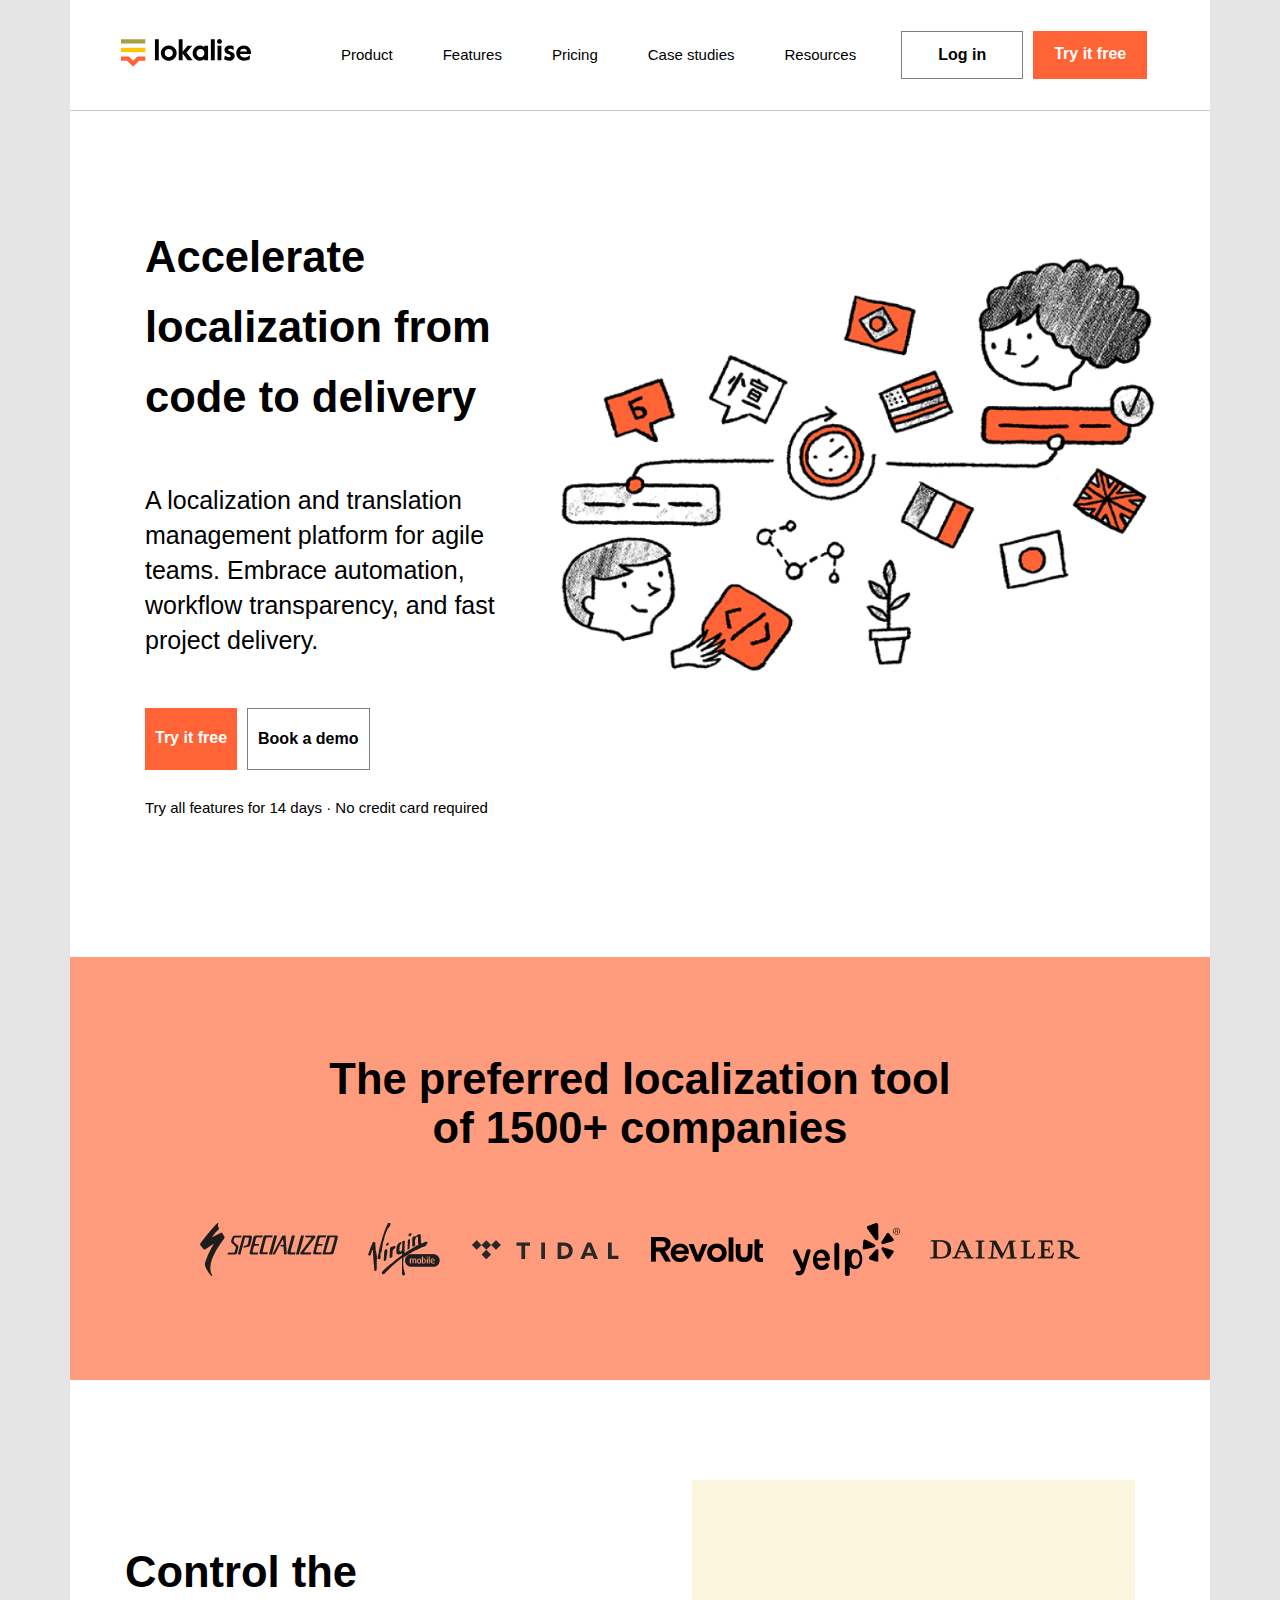
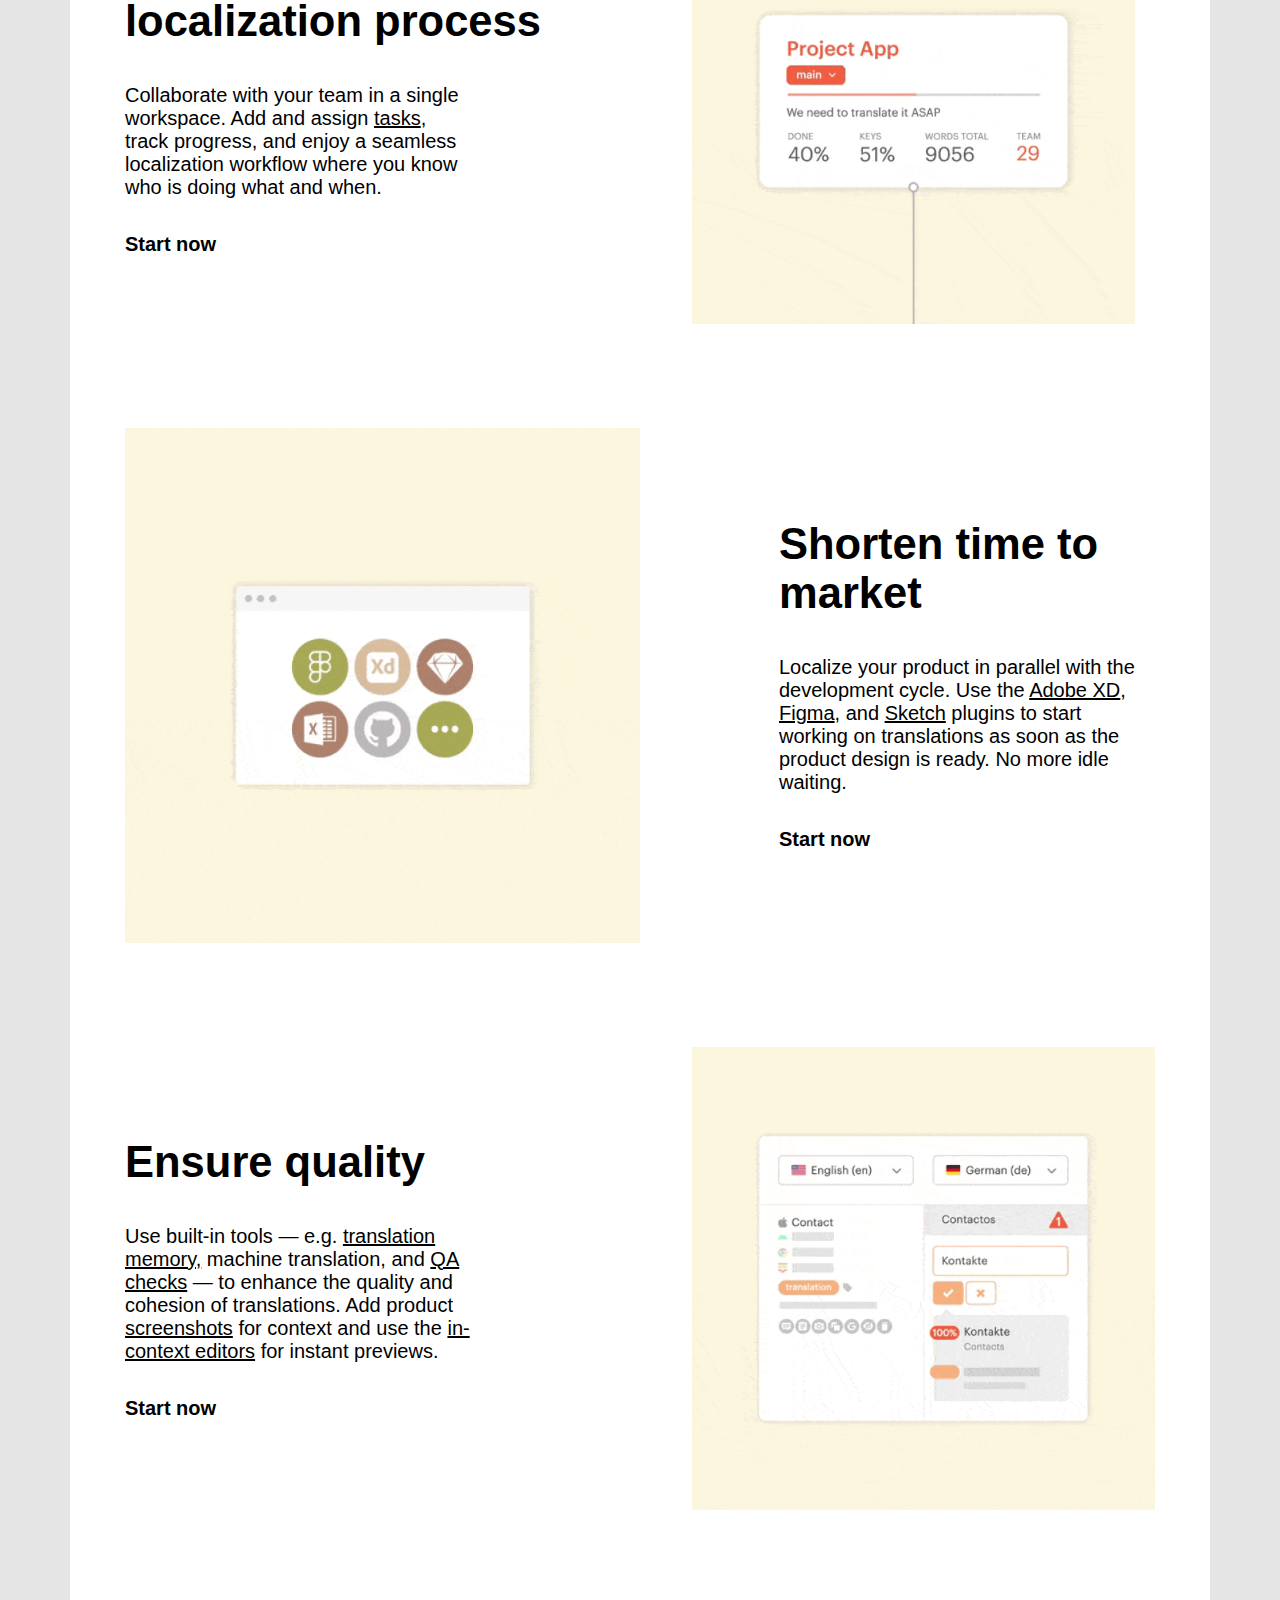
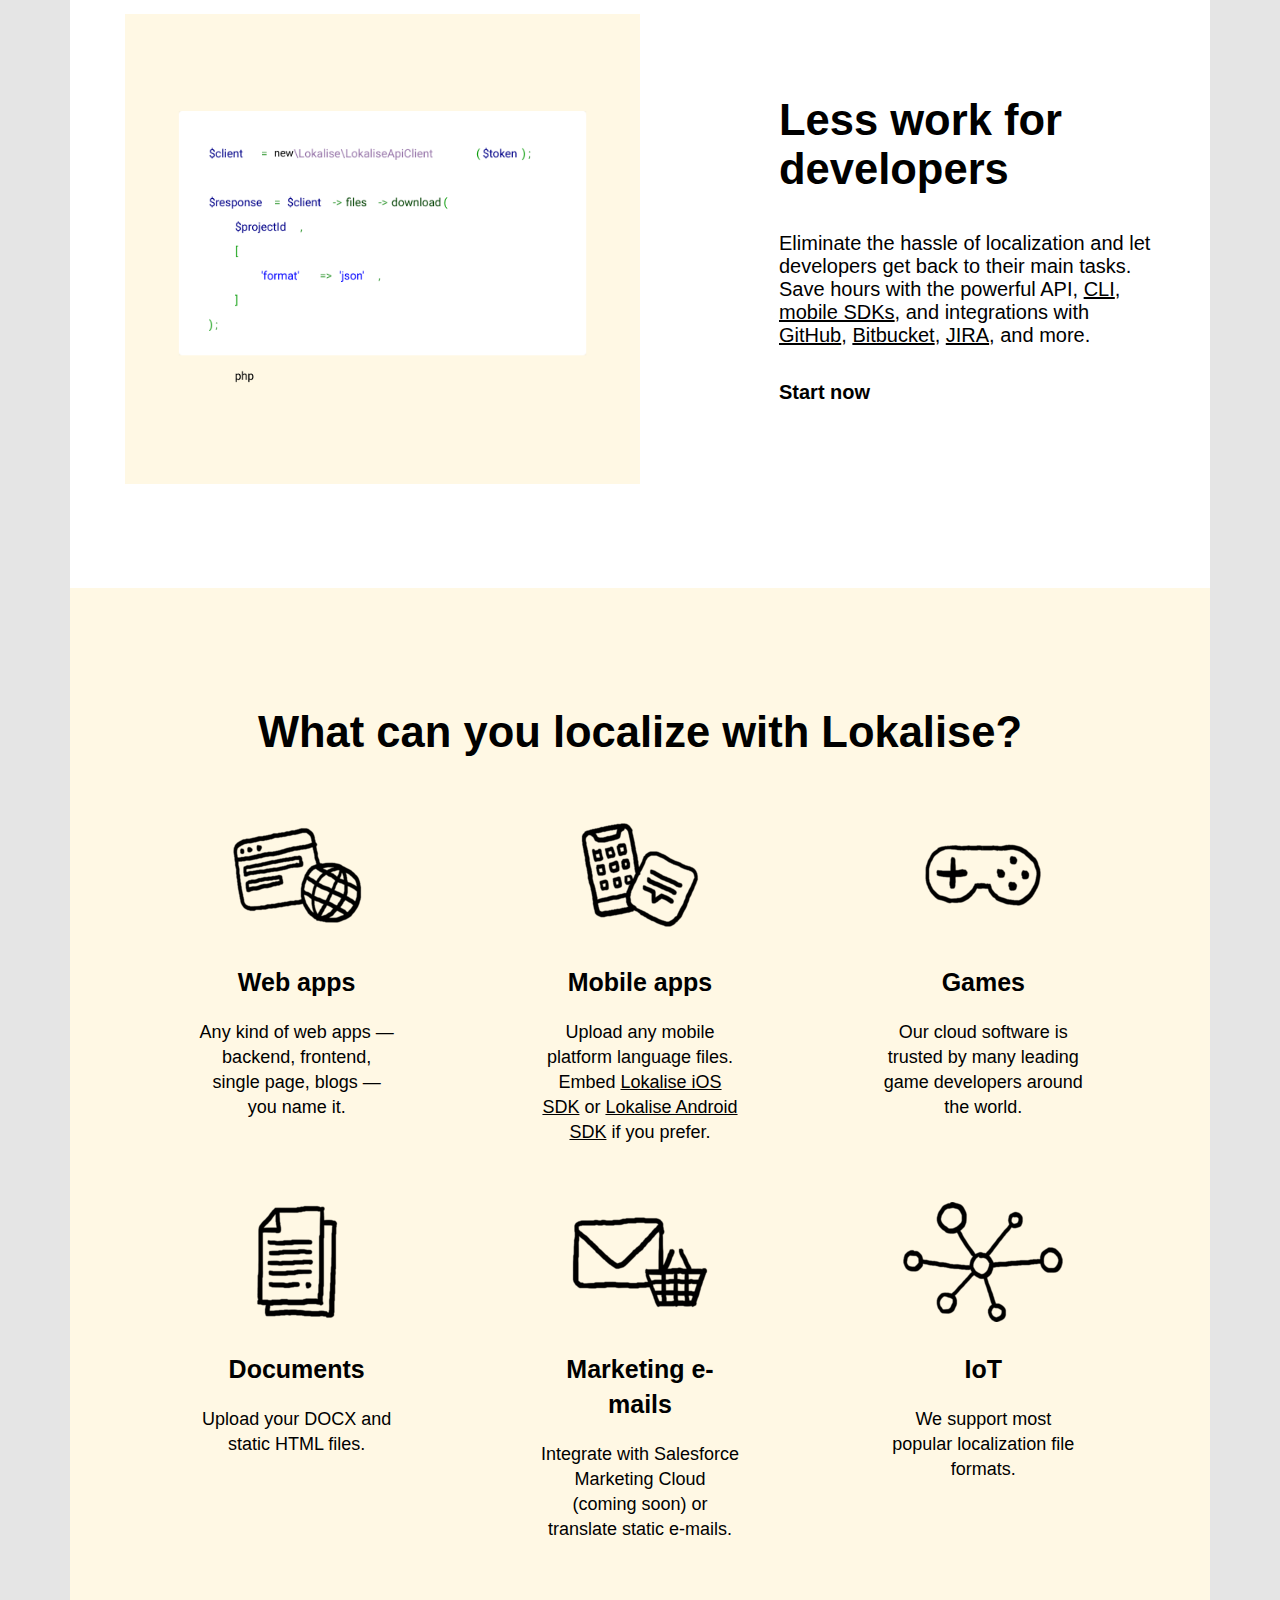
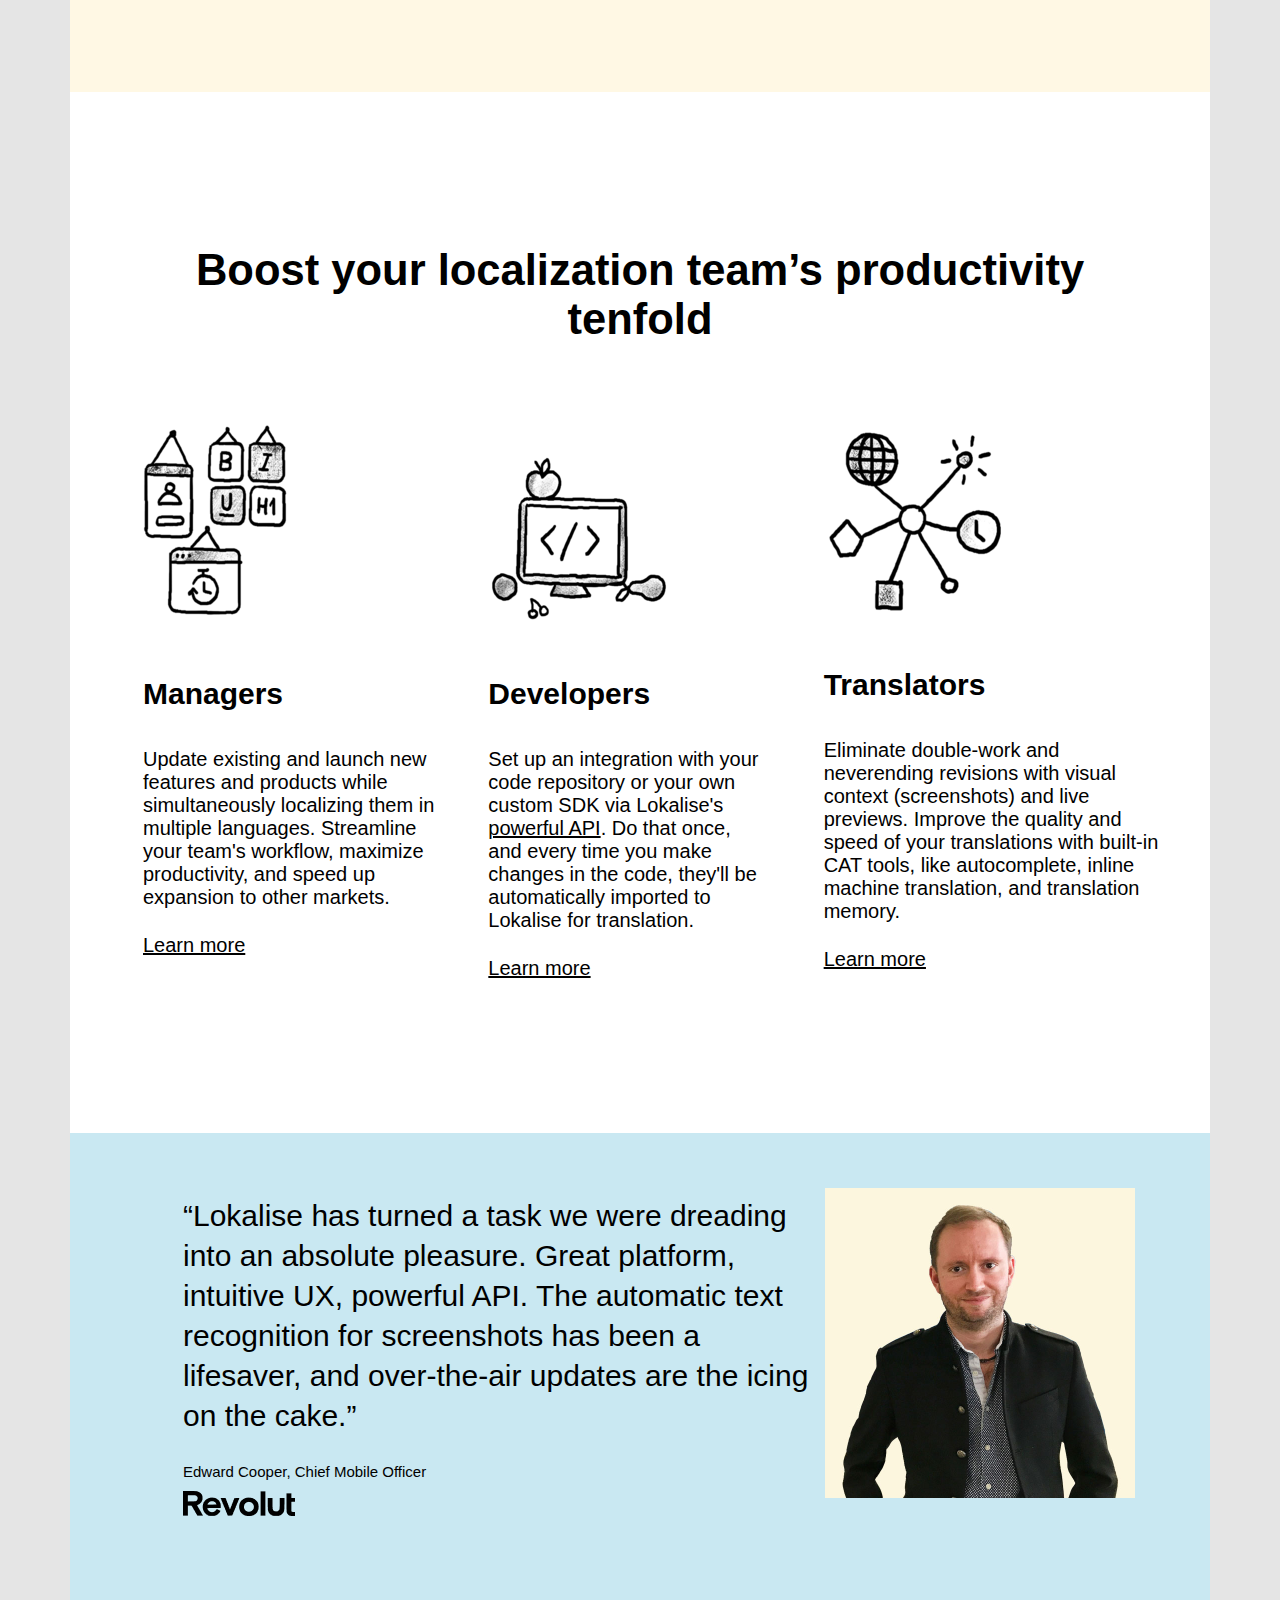
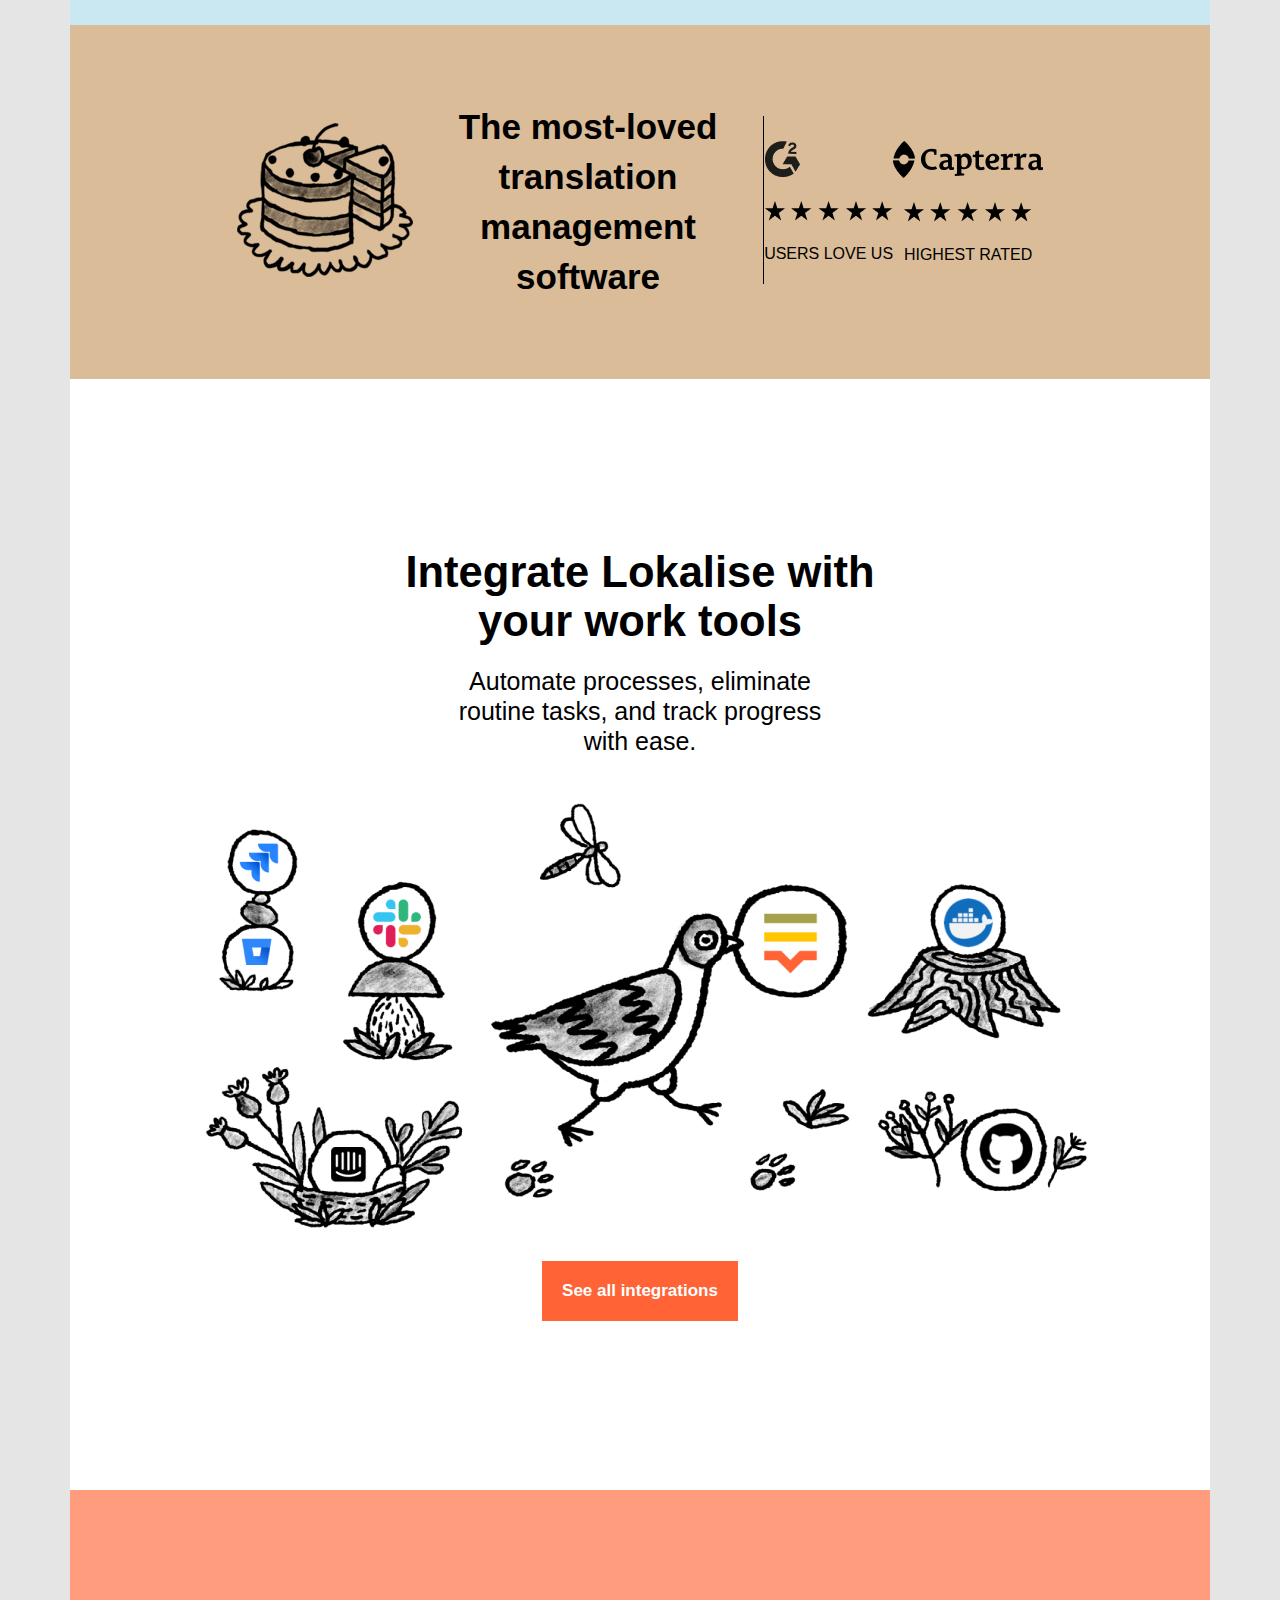
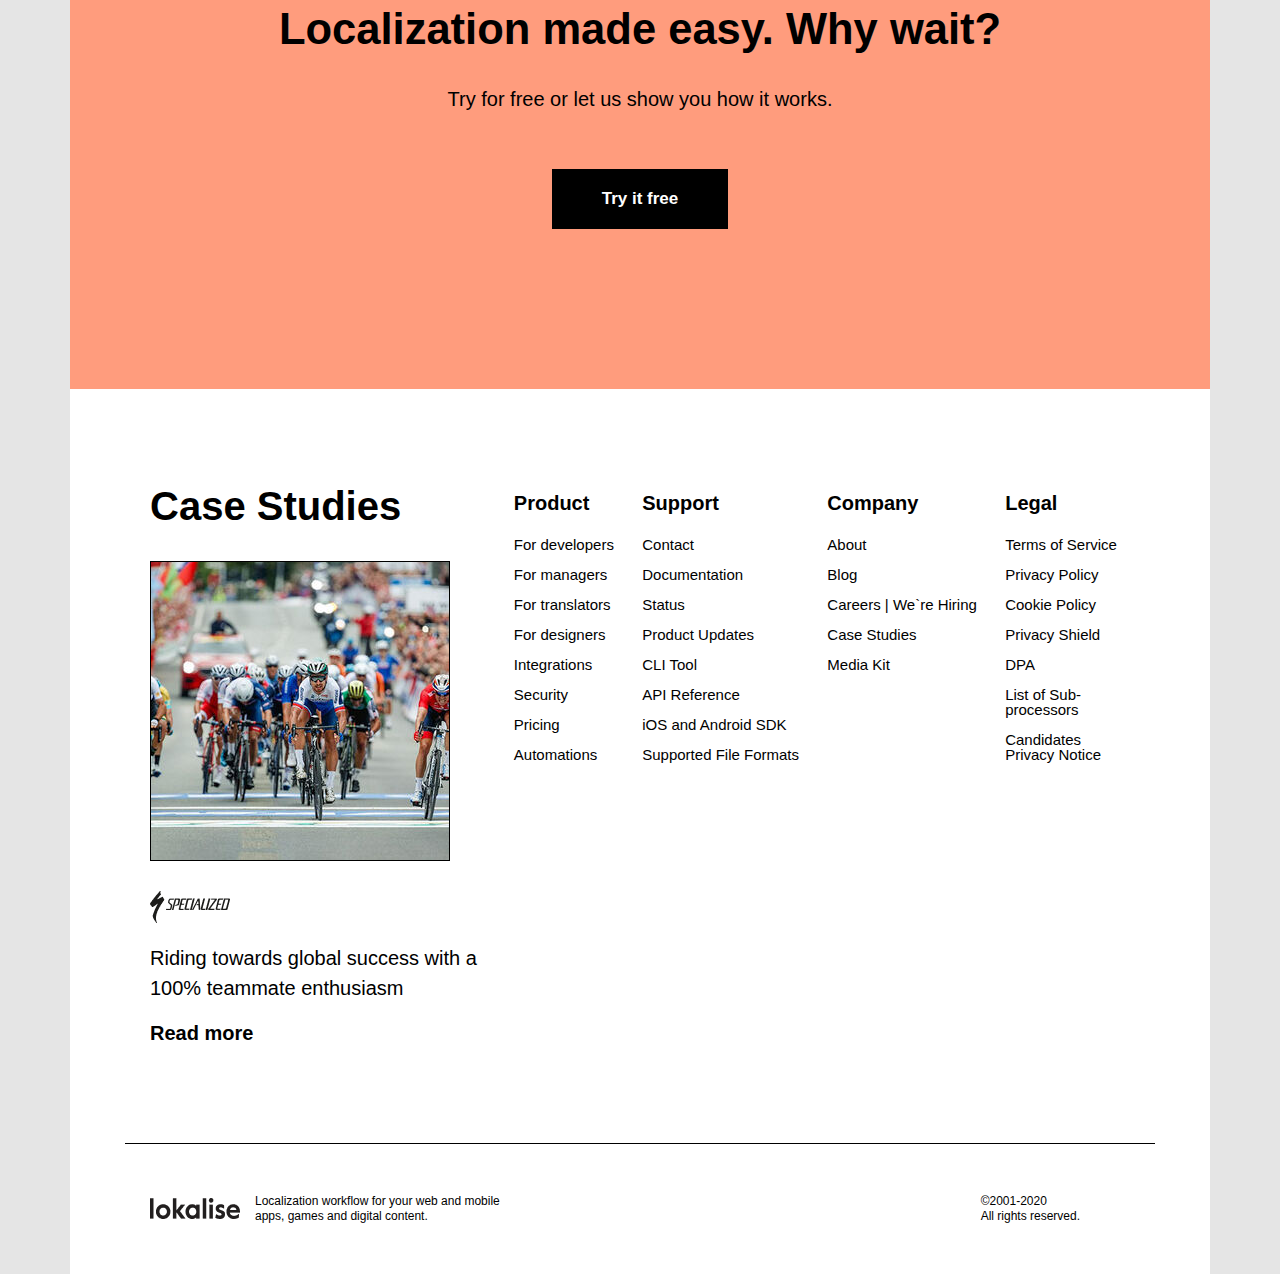
<file: index.html>
<!DOCTYPE html>
<html lang="en">
<head>
    <meta charset="UTF-8">
    <meta name="viewport" content="width=device-width, initial-scale=1.0">
    <link rel="stylesheet" href="./css/styles.css">
    <title>Git</title>
</head>
<body>
<header class="header container">
    <div class="header__box">
        <a class="logo" href="#">
            <img src="images/logo.svg" alt="logo">
        </a>

        <div class="btn-wrapper">
            <button class="button-menu open-menu">
                <img src="images/menu-burger.svg" alt="menu-icon">
            </button>
        </div>

        <div class="mobile-wrapper header__box">
            <nav class="nav">
                <ul class="nav__list">
                    <li>
                        <a class="nav__list-item" href="#">Product</a>
                    </li>
                    <li>
                        <a class="nav__list-item" href="#">Features</a>
                    </li>
                    <li>
                        <a class="nav__list-item" href="#">Pricing</a>
                    </li>
                    <li>
                        <a class="nav__list-item" href="#">Case studies</a>
                    </li>
                    <li>
                        <a class="nav__list-item" href="#">Resources</a>
                    </li>
                </ul>
            </nav>
            <div class="nav__button">
                <a class="nav__button-login" href="#">Log in</a>
                <a class="nav__button-free" href="#">Try it free</a>
            </div>

            <button class="button-menu close-menu">
                <img src="images/cross.svg" alt="menu-icon">
            </button>
        </div>
    </div>
</header>
<main>
    <section>
        <div class="container first-block">
            <div class="first-block__description">
                <h1 class="first-block__description-title">
                    Accelerate localization from code to delivery
                </h1>
                <p class="first-block__description-test">
                    A localization and translation management platform for agile teams. Embrace automation, workflow
                    transparency, and fast project delivery.
                </p>
                <div class="first-block__button">
                    <a class="first-block__button-free" href="#">Try it free</a>
                    <a class="first-block__button-demo" href="#">Book a demo</a>
                </div>
                <p class="first-block__try-to-free">
                    Try all features for 14 days · No credit card required
                </p>
            </div>
            <div class="first-block__image">
                <img src="images/accelerate.png" alt="image">
            </div>
        </div>
    </section>
    <section>
        <div class="container second-block">
            <h1 class="second-block_title">
                The preferred localization tool of 1500+ companies
            </h1>
            <div class="second-block__logo">
                <img src="images/specialized.png" alt="image">
                <img src="images/virqin.png" alt="image">
                <img src="images/tidal.png" alt="image">
                <img src="images/revolut.png" alt="image">
                <img src="images/yelp.png" alt="image">
                <img src="images/daimler.png" alt="image">
            </div>
        </div>
    </section>
    <section>
        <div class="container third-block">
            <div class="third-block__left-block">
                <h2 class="third-block__left-block__title">
                    Control the localization process
                </h2>
                <p class="third-block__left-block__text">
                    Collaborate with your team in a single workspace. Add and assign <a
                        class="underline" href="#">tasks</a>, track progress, and enjoy a
                    seamless localization workflow where you know who is doing what and when.
                </p>
                <a class="third-block__left-block__start-now" href="#">Start now</a>
            </div>
            <div class="third-block__right-block">
                <img src="images/project_app.png" alt="image">
            </div>
        </div>
    </section>
    <section>
        <div class="container fourth-block">
            <div class="fourth-block__left-block">
                <img src="images/market.png" alt="image">
            </div>
            <div class="fourth-block__right-block">
                <h2 class="fourth-block__right-block__title">
                    Shorten time to market
                </h2>
                <p class="fourth-block__right-block__text">
                    Localize your product in parallel with the development cycle. Use the <a class="underline" href="#">Adobe
                    XD</a>,
                    <a class="underline" href="#">Figma</a>, and <a class="underline" href="#">Sketch</a>
                    plugins to start working on translations as soon as the product design is ready. No more idle
                    waiting.
                </p>
                <a class="fourth-block__right-block__start-now" href="#">Start now</a>
            </div>
        </div>
    </section>
    <section>
        <div class="container fifth-block">
            <div class="fifth-block__left-block">
                <h2 class="fifth-block__left-block__title">
                    Ensure quality
                </h2>
                <p class="fifth-block__left-block__text">
                    Use built-in tools — e.g. <a class="underline" href="#">translation memory,</a> machine translation,
                    and <a class="underline" href="#">QA checks</a> — to enhance the
                    quality and cohesion of translations. Add product <a class="underline" href="#">screenshots</a> for
                    context and use the <a class="underline" href="#">in-context
                    editors</a> for instant previews.
                </p>
                <a class="fifth-block__left-block__start-now" href="#">Start now</a>
            </div>
            <div class="fifth-block__right-block">
                <img src="images/ensure.png" alt="image">
            </div>
        </div>
    </section>
    <section>
        <div class="container sixth-block">
            <div class="sixth-block__left-block">
                <img src="images/developers.png" alt="image">
            </div>
            <div class="sixth-block__right-block">
                <h2 class="sixth-block__right-block__title">
                    Less work for developers
                </h2>
                <p class="sixth-block__right-block__text">
                    Eliminate the hassle of localization and let developers get back to their main tasks. Save hours
                    with the powerful <a class="underline">API</a>, <a class="underline" href="#">CLI</a>, <a
                        class="underline" href="#">mobile SDKs</a>, and integrations with <a
                        class="underline" href="#">GitHub</a>, <a class="underline" href="#">Bitbucket</a>, <a
                        class="underline" href="#">JIRA</a>, and more.
                </p>
                <a class="sixth-block__right-block__start-now" href="#">Start now</a>
            </div>
        </div>
    </section>
    <section>
        <div class="container seventh-block">
            <h2 class="seventh-block__title">
                What can you localize with Lokalise?
            </h2>
            <div>
                <div>
                    <img src="images/web.png" alt="image">
                    <h3 class="seventh-block__container-title">
                        Web apps
                    </h3>
                    <p class="seventh-block__container-text">
                        Any kind of web apps — backend, frontend, single page, blogs — you name it.
                    </p>
                </div>
                <div>
                    <img src="images/mobile.png" alt="image">
                    <h3 class="seventh-block__container-title">
                        Mobile apps
                    </h3>
                    <p class="seventh-block__container-text">
                        Upload any mobile platform language files. Embed <a class="underline" href="#">Lokalise iOS
                        SDK</a>
                        or <a class="underline" href="#">Lokalise Android SDK</a> if you
                        prefer.
                    </p>
                </div>
                <div>
                    <img src="images/games.png" alt="image">
                    <h3 class="seventh-block__container-title">
                        Games
                    </h3>
                    <p class="seventh-block__container-text">
                        Our cloud software is trusted by many leading game developers around the world.
                    </p>
                </div>
                <div>
                    <img src="images/documents.png" alt="image">
                    <h3 class="seventh-block__container-title">
                        Documents
                    </h3>
                    <p class="seventh-block__container-text">
                        Upload your DOCX and static HTML files.
                    </p>
                </div>
                <div>
                    <img src="images/emails.png" alt="image">
                    <h3 class="seventh-block__container-title">
                        Marketing e-mails
                    </h3>
                    <p class="seventh-block__container-text">
                        Integrate with Salesforce Marketing Cloud (coming soon) or translate static e-mails.
                    </p>
                </div>
                <div>
                    <img src="images/iot.png" alt="image">
                    <h3 class="seventh-block__container-title">
                        IoT
                    </h3>
                    <p class="seventh-block__container-text">
                        We support most popular localization file formats.
                    </p>
                </div>
            </div>
        </div>
    </section>
    <section>
        <div class="container eight-block">
            <h2 class="eight-block__title">
                Boost your localization team’s productivity tenfold
            </h2>
            <div class="eight-block__content">
                <div>
                    <img class="eight-block__content__img-managers" src="images/managers.png" alt="image">
                    <h3 class="eight-block__content__title">
                        Managers
                    </h3>
                    <p class="eight-block__content__text">
                        Update existing and launch new features and products while simultaneously localizing them in
                        multiple languages. Streamline your team's workflow, maximize productivity, and speed up
                        expansion to other markets.
                    </p>
                    <a class="eight-block__content__learn-more" href="#">
                        Learn more
                    </a>
                </div>
                <div class="eight-block__content__developer-section">
                    <img class="eight-block__content__img-developer" src="images/developer.png" alt="image">
                    <h3 class="eight-block__content__title">
                        Developers
                    </h3>
                    <p class="eight-block__content__text">
                        Set up an integration with your code repository or your own custom SDK via Lokalise's <a
                            class="underline" href="#">powerful
                        API</a>. Do that once, and every time you make changes in the code, they'll be automatically
                        imported to Lokalise for translation.
                    </p>
                    <a class="eight-block__content__learn-more" href="#">
                        Learn more
                    </a>
                </div>
                <div>
                    <img class="eight-block__content__img-translators" src="images/translators.png" alt="image">
                    <h3 class="eight-block__content__title">
                        Translators
                    </h3>
                    <p class="eight-block__content__text">
                        Eliminate double-work and neverending revisions with visual context (screenshots) and live
                        previews. Improve the quality and speed of your translations with built-in CAT tools, like
                        autocomplete, inline machine translation, and translation memory.
                    </p>
                    <a class="eight-block__content__learn-more" href="#">
                        Learn more
                    </a>
                </div>
            </div>
        </div>
    </section>
    <section>
        <div class="container ninth-block">
            <div class="ninth-block__info">
                <p class="ninth-block__info-text">
                    “Lokalise has turned a task we were dreading into an absolute pleasure. Great platform, intuitive
                    UX, powerful API. The automatic text recognition for screenshots has been a lifesaver, and
                    over-the-air updates are the icing on the cake.”
                </p>
                <p class="ninth-block__info-sign">
                    Edward Cooper, Chief Mobile Officer
                </p>
                <img src="images/revolut.png" alt="image">
            </div>
            <div class="ninth-block__img">
                <img src="images/man.png" alt="image">
            </div>
        </div>
    </section>
    <section>
        <div class="container tenth-block">
            <div>
                <img src="images/cake.png" alt="image">
            </div>
            <div class="tenth-block__description">
                <h2 class="tenth-block__description-text">
                    The most-loved translation management software
                </h2>
            </div>
            <div class="tenth-block__rectangle">
                <img src="images/rectangle.png" alt="image">
            </div>
            <div>
                <div>
                    <img src="images/o2.png" alt="image">
                </div>
                <div class="tenth-block__image-five-star">
                    <img src="images/star.png" alt="image">
                </div>
                <p>
                    USERS LOVE US
                </p>
            </div>
            <div>
                <div>
                    <img src="images/capterra.png" alt="image">
                </div>
                <div class="tenth-block__image-five-star">
                    <img src="images/star.png" alt="image">
                </div>
                <p>
                    HIGHEST RATED
                </p>
            </div>
        </div>
    </section>
    <section>
        <div class="container eleventh-block">
            <h2>
                Integrate Lokalise with your work tools
            </h2>
            <p>
                Automate processes, eliminate routine tasks, and track progress with ease.
            </p>
            <img src="images/work-tools.png" alt="image">
            <a href="#">
                See all integrations
            </a>
        </div>
    </section>
    <section>
        <div class="container twelfth-block">
            <h2>
                Localization made easy. Why wait?
            </h2>
            <p>
                Try for free or let us show you how it works.
            </p>
            <a href="#">
                Try it free
            </a>
        </div>
    </section>
</main>
<footer>
    <div class="container thirteenth-block">
        <div class="thirteenth-block__info">
            <h2>
                Case Studies
            </h2>

            <img src="images/bike.png" alt="image">
            <img src="images/special.png" alt="image">

            <p>
                Riding towards global success with a 100% teammate enthusiasm
            </p>
            <a href="#">
                Read more
            </a>
        </div>
        <div class="thirteenth-block__list">
            <h2>
                Product
            </h2>
            <ul>
                <li>
                    <a href="#">
                        For developers
                    </a>
                </li>
                <li>
                    <a href="#">
                        For managers
                    </a>
                </li>
                <li>
                    <a href="#">
                        For translators
                    </a>
                </li>
                <li>
                    <a href="#">
                        For designers
                    </a>
                </li>
                <li>
                    <a href="#">
                        Integrations
                    </a>
                </li>
                <li>
                    <a href="#">
                        Security
                    </a>
                </li>
                <li>
                    <a href="#">
                        Pricing
                    </a>
                </li>
                <li>
                    <a href="#">
                        Automations
                    </a>
                </li>
            </ul>
        </div>
        <div class="thirteenth-block__list">
            <h2>
                Support
            </h2>
            <ul>
                <li>
                    <a href="#">
                        Contact
                    </a>
                </li>
                <li>
                    <a href="#">
                        Documentation
                    </a>
                </li>
                <li>
                    <a href="#">
                        Status
                    </a>
                </li>
                <li>
                    <a href="#">
                        Product Updates
                    </a>
                </li>
                <li>
                    <a href="#">
                        CLI Tool
                    </a>
                </li>
                <li>
                    <a href="#">
                        API Reference
                    </a>
                </li>
                <li>
                    <a href="#">
                        iOS and Android SDK
                    </a>
                </li>
                <li>
                    <a href="#">
                        Supported File Formats
                    </a>
                </li>
            </ul>
        </div>
        <div class="thirteenth-block__list">
            <h2>
                Company
            </h2>
            <ul>
                <li>
                    <a href="#">
                        About
                    </a>
                </li>
                <li>
                    <a href="#">
                        Blog
                    </a>
                </li>
                <li>
                    <a href="#">
                        Careers | We`re Hiring
                    </a>
                </li>
                <li>
                    <a href="#">
                        Case Studies
                    </a>
                </li>
                <li>
                    <a href="#">
                        Media Kit
                    </a>
                </li>
            </ul>
        </div>
        <div class="thirteenth-block__list-legal thirteenth-block__list">
            <h2>
                Legal
            </h2>
            <ul>
                <li>
                    <a href="#">
                        Terms of Service
                    </a>
                </li>
                <li>
                    <a href="#">
                        Privacy Policy
                    </a>
                </li>
                <li>
                    <a href="#">
                        Cookie Policy
                    </a>
                </li>
                <li>
                    <a href="#">
                        Privacy Shield
                    </a>
                </li>
                <li>
                    <a href="#">
                        DPA
                    </a>
                </li>
                <li>
                    <a href="#">
                        List of Sub-processors
                    </a>
                </li>
                <li>
                    <a href="#">
                        Candidates Privacy Notice
                    </a>
                </li>
            </ul>
        </div>
    </div>
    <div class="container line">
        <img src="images/line.png" alt="image">
    </div>
    <div class="container footer">
        <div class="footer__description">
            <img src="images/lok.png" alt="image">
            <p>
                Localization workflow for your web and mobile apps, games and digital content.
            </p>
        </div>

        <div class="footer__reserved">
            <p>
                ©2001-2020
            </p>
            <p>
                All rights reserved.
            </p>
        </div>
    </div>
</footer>
<script src="./js/main.js"></script>
</body>
</html>
</file>
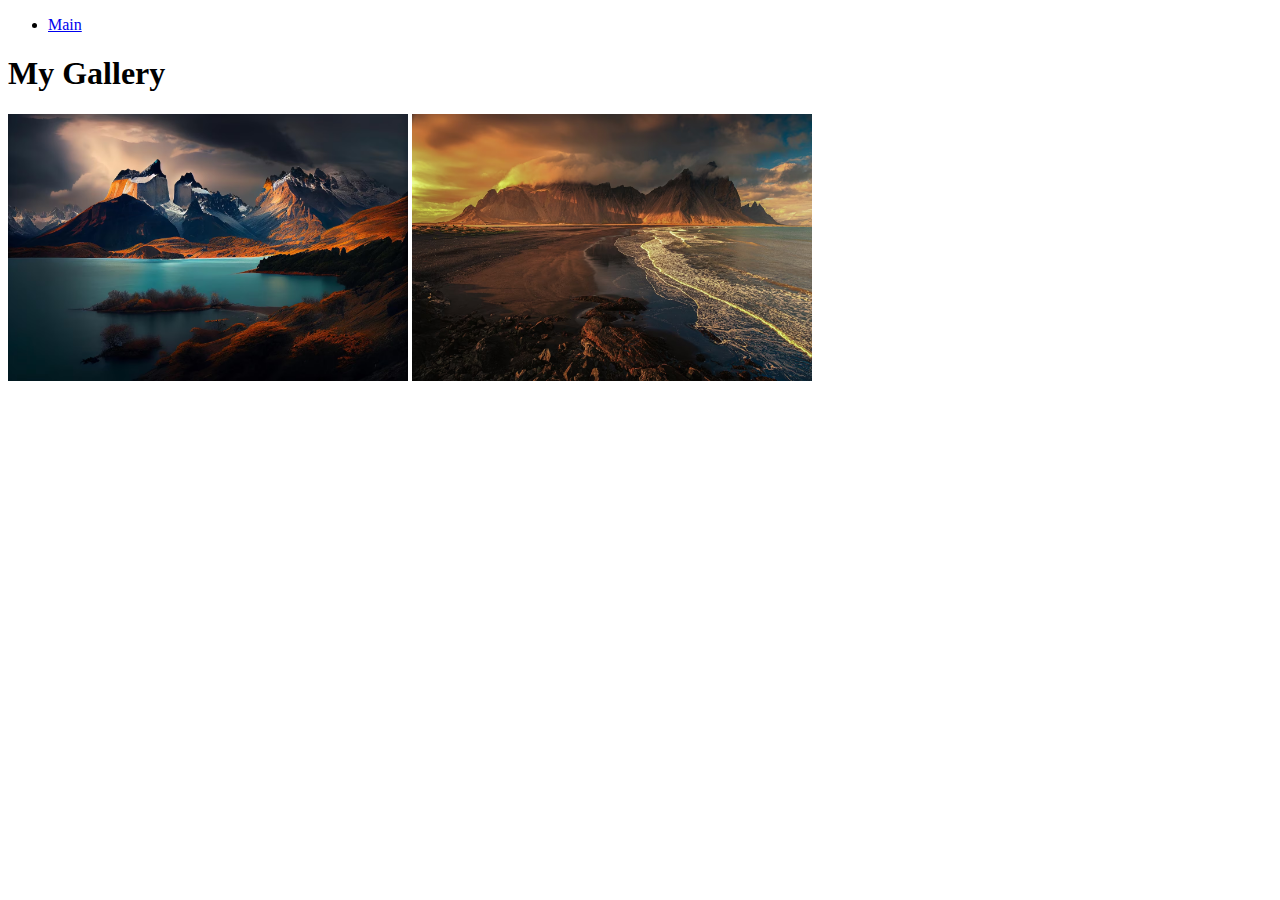
<file: pages/gallery.html>
<!DOCTYPE html>
<html lang="en">
<head>
    <meta charset="UTF-8">
    <meta name="viewport" content="width=device-width, initial-scale=1.0">
    <title>Gallery</title>
</head>
<body>
<header>
    <nav>
        <ul>
            <li>
                <a href="../index.html" role="link">Main</a>
            </li>
        </ul>
    </nav>
</header>
<main>
    <section>
        <h1>My Gallery</h1>
        <img src="../images/image_1.jpg" alt="photo" width="400">
        <img src="../images/image_2.jpg" alt="photo" width="400">
    </section>
</main>
<footer>

</footer>
</body>
</html>
</file>
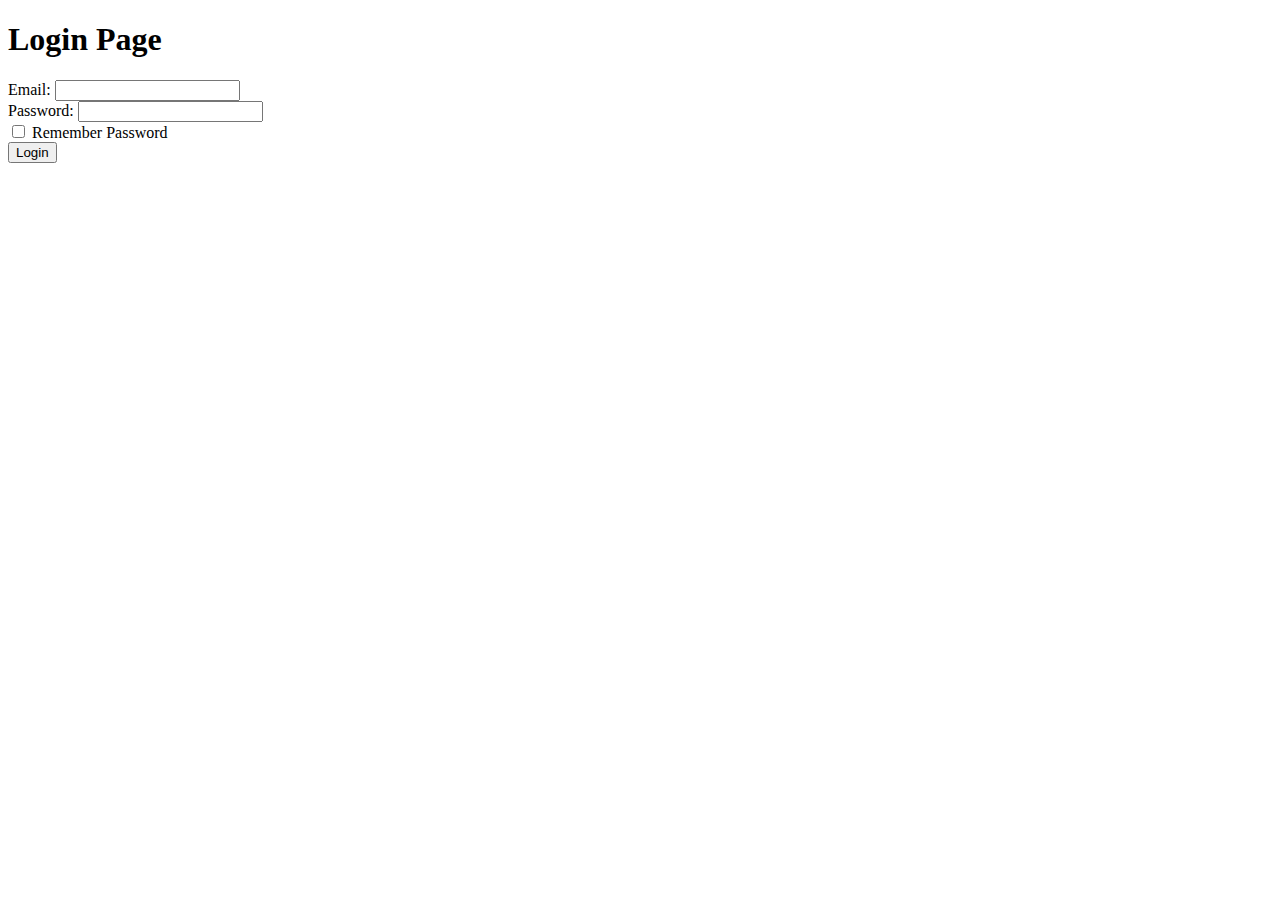
<file: pages/login.html>
<!DOCTYPE html>
<html lang="en">
<head>
    <meta charset="UTF-8">
    <meta name="viewport" content="width=device-width, initial-scale=1.0">
    <title>Login</title>
</head>
<body>
<header>

</header>
<main>
    <section>
        <div>
            <h1>Login Page</h1>
            <form action="https://fom.in.ua/echo" method="post">
                <div>
                    <label for="email">Email:</label>
                    <input type="email" id="email" name="email" required>
                </div>
                <div>
                    <label for="password">Password:</label>
                    <input type="password" id="password" name="password" required>
                </div>
                <div>
                    <label>
                        <input type="checkbox" id="rememberPassword" name="rememberPassword">
                        Remember Password
                    </label>
                </div>
                <input type="submit" value="Login">
            </form>
        </div>
    </section>
</main>
<footer>

</footer>
</body>
</html>
</file>
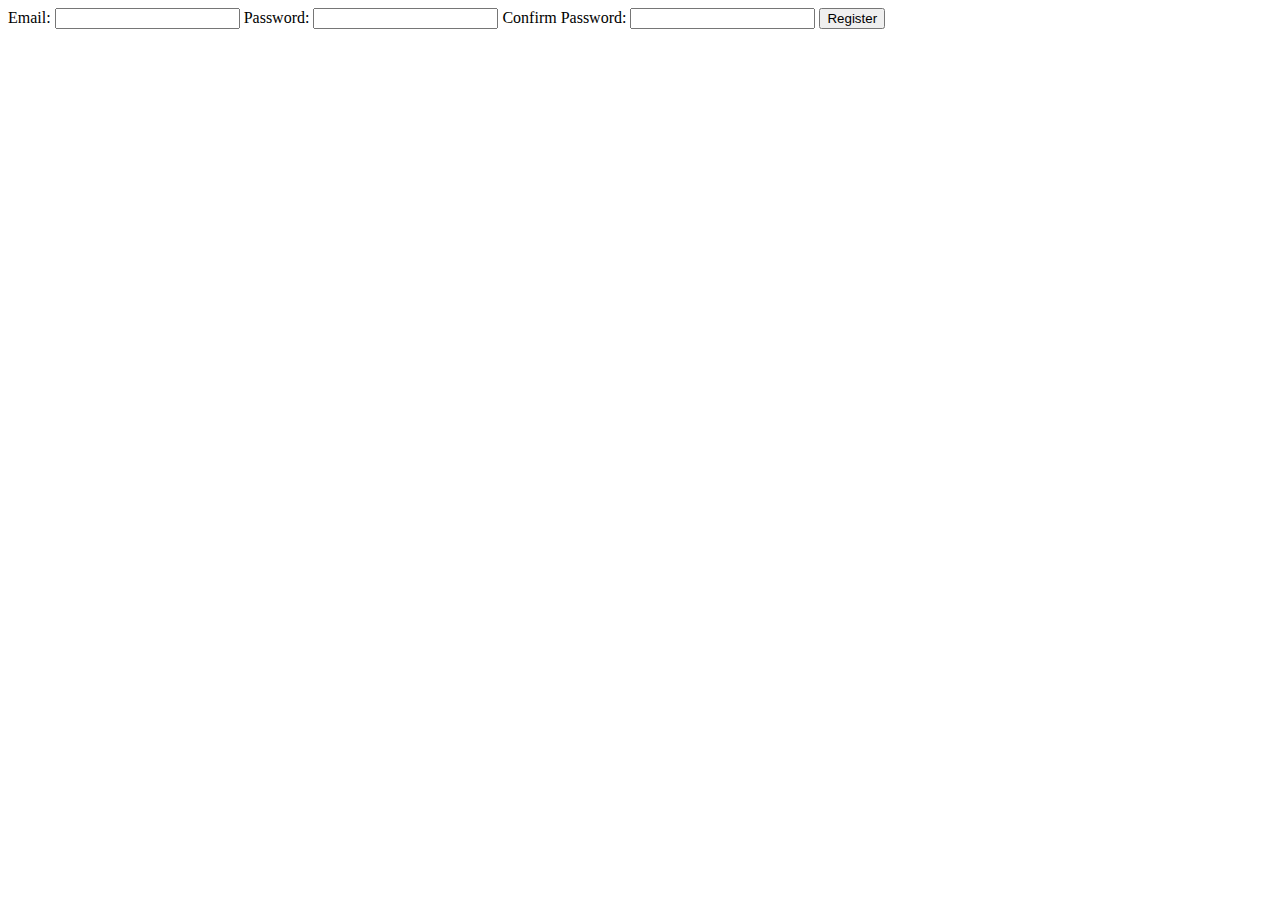
<file: pages/Registration.html>
<!DOCTYPE html>
<html lang="en">
<head>
    <meta charset="UTF-8">
    <meta name="viewport" content="width=device-width, initial-scale=1.0">
    <title>Registration</title>
</head>
<body>
<header>
    <nav>
        <a href="#"></a>
        <a href="#"></a>
        <a href="#"></a>
    </nav>
</header>
<main>
    <section>
        <div>
            <form action="https://fom.in.ua/echo" method="post">
                <label for="email">Email:</label>
                <input type="email" id="email" name="email" required>

                <label for="password">Password:</label>
                <input type="password" id="password" name="password" required>

                <label for="confirmPassword">Confirm Password:</label>
                <input type="password" id="confirmPassword" name="confirmPassword" required>

                <input type="submit" value="Register">
            </form>
        </div>
    </section>
</main>
<footer>

</footer>
</body>
</html>
</file>
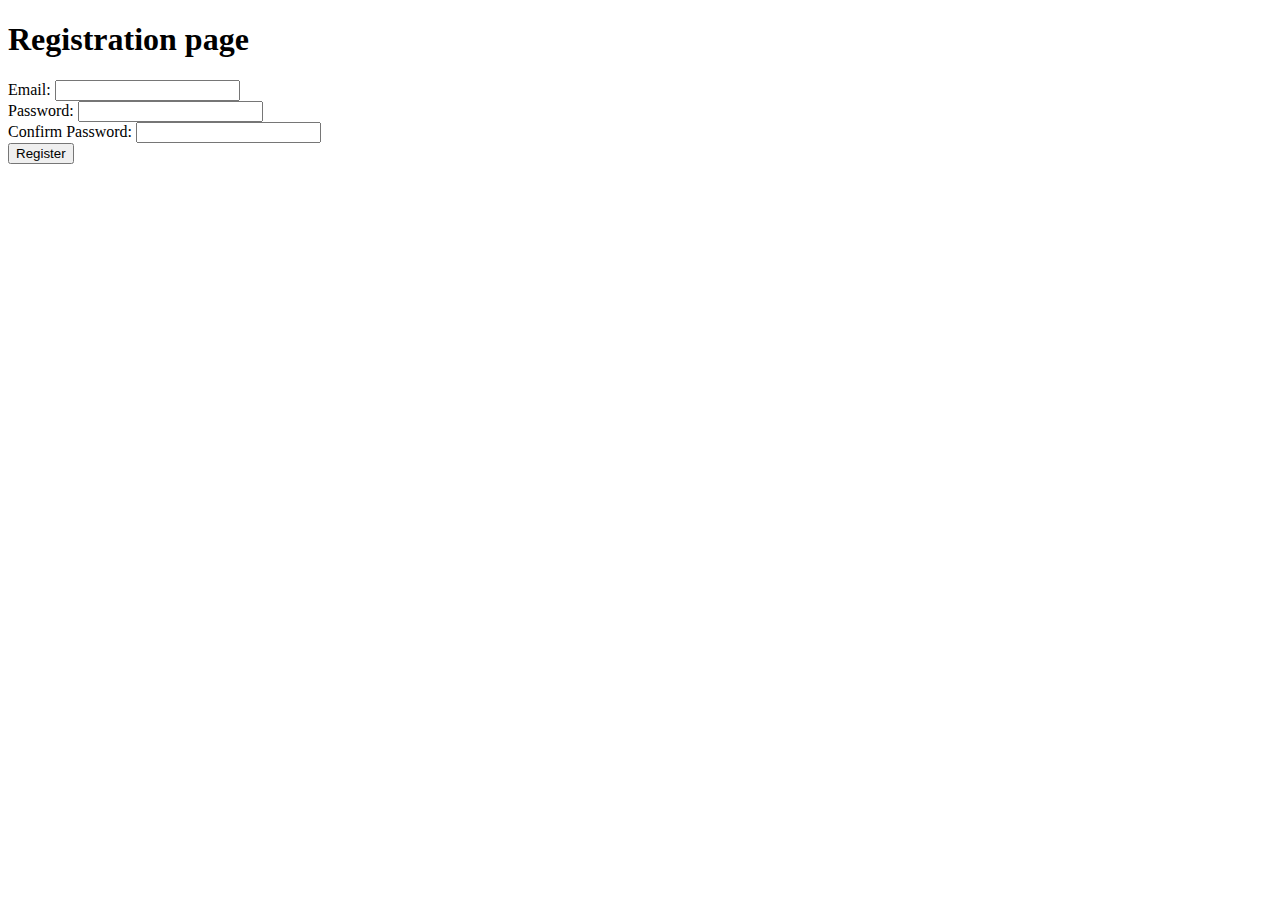
<file: pages/registration.html>
<!DOCTYPE html>
<html lang="en">
<head>
    <meta charset="UTF-8">
    <meta name="viewport" content="width=device-width, initial-scale=1.0">
    <title>Registration</title>
</head>
<body>
<header>

</header>
<main>
    <section>
        <div>
            <h1>Registration page</h1>
            <form action="https://fom.in.ua/echo" method="post">
                <div>
                <label for="email">Email:</label>
                <input type="email" id="email" name="email" required>
                </div>
        <div>
                <label for="password">Password:</label>
                <input type="password" id="password" name="password" required>
        </div>
        <div>
                <label for="confirmPassword">Confirm Password:</label>
                <input type="password" id="confirmPassword" name="confirmPassword" required>
        </div>
                <input type="submit" value="Register">
            </form>
        </div>
    </section>
</main>
<footer>

</footer>
</body>
</html>
</file>
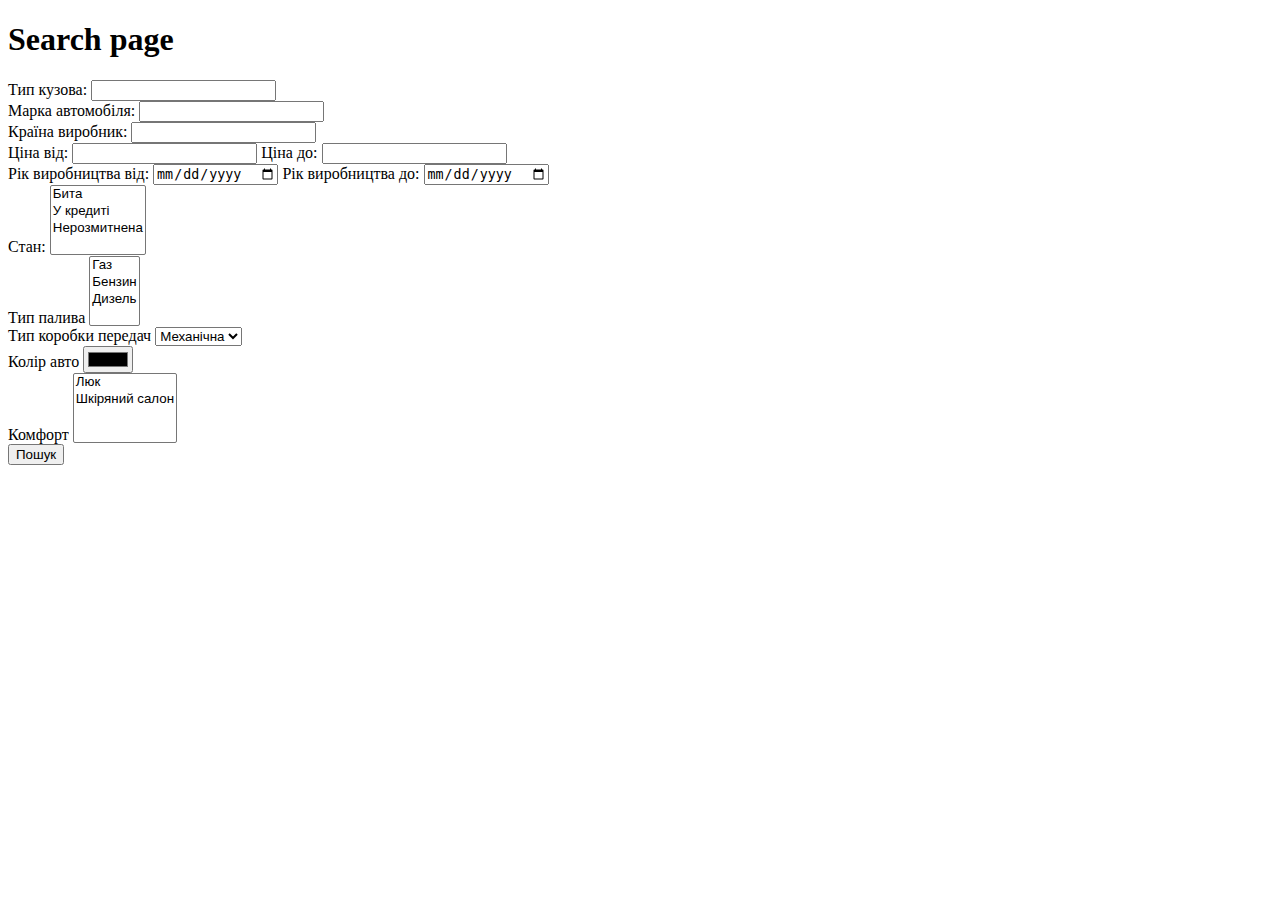
<file: pages/search.html>
<!DOCTYPE html>
<html lang="en">
<head>
    <meta charset="UTF-8">
    <meta name="viewport" content="width=device-width, initial-scale=1.0">
    <title>Search</title>
</head>
<body>
<header>

</header>
<main>
    <section>
        <div>
            <h1>Search page</h1>
            <form action="https://fom.in.ua/echo" method="get">
                <div>
                    <label for="bodyType">Тип кузова:</label>
                    <input type="text" id="bodyType" name="bodyType">
                </div>

                <div>
                    <label for="carBrand">Марка автомобіля:</label>
                    <input type="text" id="carBrand" name="carBrand">
                </div>

                <div>
                    <label for="manufacturerCountry">Країна виробник:</label>
                    <input type="text" id="manufacturerCountry" name="manufacturerCountry">
                </div>

                <div>
                    <label for="priceFrom">Ціна від:</label>
                    <input type="number" id="priceFrom" name="priceFrom">
                    <label for="priceTo">Ціна до:</label>
                    <input type="number" id="priceTo" name="priceTo">
                </div>


                <div>
                    <label for="manufacturingYearFrom">Рік виробництва від:</label>
                    <input type="date" id="manufacturingYearFrom" name="manufacturingYearFrom">
                    <label for="manufacturingYearTo">Рік виробництва до:</label>
                    <input type="date" id="manufacturingYearTo" name="manufacturingYearTo">
                </div>

                <div>
                    <label for="condition">Стан:</label>
                    <select id="condition" name="condition" multiple>
                        <option value="damaged">Бита</option>
                        <option value="onCredit">У кредиті</option>
                        <option value="notCustomsCleared">Нерозмитнена</option>
                    </select>
                </div>

                <div>
                    <label for="fuelType">Тип палива</label>
                    <select id="fuelType" name="fuelType" multiple>
                        <option value="Gas">Газ</option>
                        <option value="Gasoline">Бензин</option>
                        <option value="Diesel">Дизель</option>
                    </select>
                </div>

                <div>
                    <label for="typeGearbox">Тип коробки передач</label>
                    <select id="typeGearbox" name="typeGearbox">
                        <option value="mechanical">Механічна</option>
                        <option value="automaton">Автомат</option>
                    </select>
                </div>

                <div>
                    <label for="carColor">Колір авто</label>
                    <input type="color" id="carColor" name="carColor"><br>
                </div>

                <div>
                    <label for="comfort">Комфорт</label>
                    <select id="comfort" name="comfort" multiple>
                        <option value="Sunroof">Люк</option>
                        <option value="Leather interior">Шкіряний салон</option>
                    </select>

                </div>
                <input type="submit" value="Пошук">
            </form>
        </div>
    </section>
</main>
<footer>

</footer>
</body>
</html>
</file>
<file: css/styles.css>
* {
    margin: 0;
    padding: 0;
    box-sizing: border-box;
}

body {
    font-family: Graphik LCG, sans-serif;
    background-color: #E5E5E5;
}

.container {
    max-width: 1440px;
    padding-left: 55px;
    padding-right: 55px;
    margin-left: auto;
    margin-right: auto;
    background-color: #FFFFFF;
}

.container * {
    background-color: inherit;
}

.header {
    display: flex;
    justify-content: space-between;
    align-items: center;
    padding: 31px 51px;
    border-bottom: solid 1px #CCCCCC;
}

img {
    max-width: 100%;
    max-height: 100%;
}

.nav__button {
    display: flex;
    gap: 10px;
}

.nav__list-item {
    text-decoration: none;
    font-weight: 400;
    font-size: 15px;
    line-height: 20px;
    color: #000;
}

.nav__button-login,
.nav__button-free {
    text-decoration: none;
    font-weight: 600;
    font-size: 16px;
    line-height: 46px;
    color: #000;
}

.nav__button-login {
    border: solid 1px rgba(0, 0, 0, 0.5);
    padding: 0 36px;
}

.nav__button-free {
    color: #FFF;
    background: #FF6336;
    padding: 0 21px;
}

.first-block {
    display: flex;
    padding-top: 97px;
    padding-bottom: 137px;
    max-width: 55%;
}

.first-block__description {
    margin-left: 20px;
}

.first-block__description-title {
    font-weight: 600;
    font-size: clamp(32px, 3.4vw, 65px);
    line-height: 70px;
    color: #000000;
    max-width: 531px;
    margin-top: 14px;
}

.first-block__description-test {
    font-weight: 400;
    font-size: 25px;
    line-height: 35px;
    color: #000000;
    max-width: 465px;
    margin-top: 51px;
}

.first-block__button {
    display: flex;
    gap: 10px;
    padding-top: 20px;
    margin-top: 30px;
}

.first-block__button-demo,
.first-block__button-free{
    font-weight: 600;
    font-size: 16px;
    line-height: 60px;
    color: #000000;
    text-decoration: none;
    padding: 0 29px;
    border: solid 1px rgba(0, 0, 0, 0.5);
}

.first-block__button-free {
    color: #FFF;
    background: #FF6336;
    padding: 0 41px;
    border: none;
}

.first-block__try-to-free {
    font-weight: 400;
    font-size: 15px;
    line-height: 25px;
    color: #000;
    margin-top: 25px;
}

.first-block__image{
    margin-top: 50px;
}

.second-block {
    background: #FF9C7D;
}

.second-block_title {
    font-weight: 600;
    font-size: clamp(32px, 3.4vw, 65px);
    max-width: 65%;
    padding-top: 98px;
    text-align: center;
    margin: 0 auto;
}

.second-block__logo {
    display: flex;
    justify-content: space-between;
    align-items: center;
    padding: 70px 75px 104px 75px;
}

.third-block,
.fifth-block{
    display: flex;
    justify-content: space-between;
    align-items: center;
    padding-top: 100px;
}

.third-block__left-block,
.fifth-block__left-block{
    max-width: 50%;
    margin-left: 20px;
}

.third-block__left-block__title,
.fourth-block__right-block__title,
.fifth-block__left-block__title,
.sixth-block__right-block__title,
.seventh-block__title,
.eight-block__title {
    font-weight: 600;
    font-size: clamp(32px, 3.4vw, 65px);
}

.third-block__left-block__text,
.fourth-block__right-block__text,
.fifth-block__left-block__text,
.sixth-block__right-block__text,
.eight-block__content__text,
.eight-block__content__learn-more {
    font-weight: 400;
    font-size: clamp(20px, 1.2vw, 45px);

}

.third-block__left-block__text,
.fourth-block__right-block__text,
.fifth-block__left-block__text,
.sixth-block__right-block__text {
    margin-top: 38px;
    margin-bottom: 30px;
}

.third-block__left-block__title {
    max-width: 80%;
}

.third-block__left-block__text {
    max-width: 67%;
}

.third-block__left-block__start-now,
.fourth-block__right-block__start-now,
.fifth-block__left-block__start-now,
.sixth-block__right-block__start-now {
    font-weight: 600;
    font-size: 20px;
    line-height: 30px;
    text-decoration: none;
    color: #000000;
}

.third-block__right-block {
    margin-right: 20px;
}

.fourth-block,
.sixth-block{
    display: flex;
    justify-content: space-between;
    align-items: center;
    padding-top: 250px;
}

.sixth-block{
    padding-bottom: 153px;
}

.fourth-block__right-block,
.sixth-block__right-block {
    max-width: 50%;
}

.fourth-block__left-block,
.sixth-block__left-block{
    margin-left: 20px;
}

.fourth-block__right-block__text {
    margin-right: 85px;
}

.underline {
    color: #000000;
}

.underline:hover,
.eight-block__content__learn-more:hover {
    color: #004080
}

.fifth-block{
    padding-top: 250px;
}

.sixth-block__right-block__text {
    padding-right: 50px;
}

.seventh-block {
    background: #FFF8E4;
    padding-bottom: 93px;
}

.seventh-block > div {
    display: flex;
    flex-wrap: wrap;
    justify-content: space-around;
}

.seventh-block > div > div {
    flex: 0 0 calc(33% - -2px);
    margin-bottom: 57px;
    position: relative;
    text-align: center;
}

.seventh-block__title {
    text-align: center;
    padding-top: 120px;
    padding-bottom: 58px;
}

.seventh-block__container-title {
    font-weight: 600;
    font-size: 25px;
    line-height: 35px;
}

.seventh-block__container-title {
    margin-top: 26px;
}

.seventh-block__container-text {
    font-weight: 400;
    font-size: 18px;
    line-height: 25px;
}

.seventh-block__container-text {
    margin-top: 20px;
}

.eight-block__content {
    display: flex;
    justify-content: space-between;
    padding-bottom: 153px;
}

.eight-block__content > div {
    flex: 0 0 calc(33.333% - 8px);
    position: relative;
    text-align: left;
}

.eight-block__content > div:first-child{
    padding-left: 58px;
    margin-right: 58px;
}

.eight-block__content > div:last-child {
    padding-right: 57px;
}

.eight-block__content__developer-section {
    padding-right: 58px;
}

.eight-block__content__img-managers {
    margin-top: 50px;
}

.eight-block__content__img-developer {
    margin-top: 85px;
}

.eight-block__content__img-translators {
    margin-top: 59px;
}

.eight-block__title {
    text-align: center;
    padding-bottom: 25px;
    padding-top: 154px;
}

.eight-block__content__title {
    font-weight: 600;
    font-size: 30px;
    line-height: 40px;
}

.eight-block__content__title {
    margin-top: 50px;
}

.eight-block__content__text {
    margin-top: 34px;
    margin-bottom: 25px;
}

.eight-block__content__learn-more {
    color: #000000;
}

.ninth-block {
    background: #C9E8F2;
    display: flex;
    justify-content: space-between;
    padding-bottom: 105px;
}

.ninth-block__info {
    flex: 0 0 calc(67%);
    padding-left: 58px;
    margin-top: 43px;
}

.ninth-block__img {
    padding-right: 20px;
    margin-top: 55px;
}

.ninth-block__info-text {
    font-weight: 400;
    font-size: 30px;
    line-height: 40px;
}

.ninth-block__info-text {
 margin-top: 20px;
}

.ninth-block__info-sign {
    font-weight: 400;
    font-size: 15px;
    line-height: 25px;
}

.ninth-block__info-sign{
    margin-top: 23px;
}

.ninth-block__info img {
    margin-top: 7px;
}

.tenth-block {
    display: flex;
    justify-content: space-around;
    align-items: center;
    background: #DABC98;
    padding-top: 77px;
    padding-bottom: 77px;
}

.tenth-block__description {
    flex: 0 0 calc(34%);
}

.tenth-block__description-text {
    font-weight: 600;
    font-size: 35px;
    line-height: 50px;
}

.tenth-block__image-five-star {
    margin-top: 20px;
    margin-bottom: 20px;
}

.eleventh-block {
    display: flex;
    flex-direction: column;
    align-items: center;
    text-align: center;
    padding-top: 169px;
    padding-bottom: 169px;
}

.eleventh-block h2 {
    font-weight: 600;
    font-size: clamp(32px, 3.4vw, 65px);
    max-width: calc(55%);
}

.eleventh-block p {
    font-weight: 500;
    font-size: 25px;
    line-height: 30px;
    max-width: calc(38%);
    padding-top: 20px;
    padding-bottom: 20px;
}

.eleventh-block img {
    margin-top: 20px;
}

.eleventh-block a {
    display: inline-block;
    margin-top: 20px;
    padding: 0 20px;
    background-color: #FF6336;
    color: #FFFFFF;
    text-decoration: none;
    font-weight: 600;
    font-size: 17px;
    line-height: 60px;
}

.twelfth-block {
    display: flex;
    flex-direction: column;
    align-items: center;
    text-align: center;
    background: #FF9C7D;
    padding-top: 115px;
    padding-bottom: 160px;
}

.twelfth-block h2 {
    font-weight: 600;
    font-size: clamp(32px, 3.4vw, 65px);
    max-width: calc(65%);
}

.twelfth-block p {
    font-weight: 400;
    font-size: 20px;
    line-height: 30px;
    margin-top: 30px;
}

.twelfth-block a {
    display: inline-block;
    margin-top: 55px;
    padding: 0 50px;
    background-color: #000000;
    color: #FFFFFF;
    text-decoration: none;
    font-weight: 600;
    font-size: 17px;
    line-height: 60px;
}

.thirteenth-block {
    display: flex;
    padding-top: 92px;
    padding-bottom: 95px;
}

.thirteenth-block__info {
    padding-left: 25px;
}

.thirteenth-block__info h2 {
    font-weight: 600;
    font-size: 40px;
    line-height: 50px;
}

.thirteenth-block__info p {
    font-weight: 400;
    font-size: 20px;
    line-height: 30px;
    margin-bottom: 15px;
}

.thirteenth-block__info a {
    color: #000000;
    text-decoration: none;
    font-weight: 600;
    font-size: 20px;
    line-height: 30px;
}

.thirteenth-block ul {
    list-style: none;
}

.thirteenth-block li {
    font-weight: 400;
    font-size: 15px;
    line-height: 15px;
    margin-bottom: 15px;
}

.thirteenth-block li a {
    text-decoration: none;
    color: #000000;
}

.thirteenth-block__info img {
    display: block;
    margin-bottom: 20px;
    margin-top: 30px;
}

.thirteenth-block__list-legal {
    padding-right: 38px;
}

.thirteenth-block__list h2 {
    font-weight: 600;
    font-size: 20px;
    line-height: 25px;
    margin-bottom: 21px;
}

.footer {
    padding-top: 50px;
    padding-bottom: 50px;
    display: flex;
    justify-content: space-between;
}

.footer__description {
    display: flex;
    align-items: center;
    margin-left: 25px;
}

.footer__description img {
    margin-right: 15px;
}

.footer__description p {
    font-weight: 400;
    font-size: 12px;
    line-height: 15px;
    max-width: 50%;
}

.footer__reserved p {
    font-weight: 400;
    font-size: 12px;
    line-height: 15px;
    margin-right: 75px;
}

.line {
    display: flex;
    justify-content: center;
    align-items: center;
}

@media (max-width: 575px) {
    .container {
        max-width: 100%;
    }
    .nav__list {
        display: block;
        list-style: none;
        gap: 10px;
    }

    .first-block__button-demo,
    .first-block__button-free {
        padding: 0 10px;
    }

    .second-block__logo {
        flex-direction: column;
        justify-content: center;
        gap: 15px;
    }

    .first-block {
        display: block;
    }

    .fourth-block__right-block,
    .sixth-block__right-block {
        max-width: 80%;
        padding-left: 39px;
    }

    .third-block,
    .fifth-block,
    .fourth-block,
    .sixth-block{
        flex-direction: column;
    }

    .fourth-block__left-block,
    .sixth-block__left-block{
        order: 2;
    }

    .fifth-block__left-block__text {
        padding-right: 0;
    }

    .seventh-block > div > div {
        padding-left: 0;
        padding-right: 0;
    }

    .seventh-block > div > div {
        flex: 0 0 calc(50% - -2px);
    }

    .eight-block__content {
        display: block;
        justify-content: center;
    }

    .eight-block__content > div {
        text-align: center;
    }

    .ninth-block {
        flex-direction: column;
        align-items: center;
    }

    .ninth-block__info {
        order: 2;
    }

    .tenth-block {
        flex-direction: row;
        gap: 20px;
    }

    .tenth-block {
        flex-direction: column;
        justify-content: center;
        text-align: center;
        gap: 0;
    }
    .tenth-block__rectangle {
        display: none;
    }

    .thirteenth-block {
        flex-direction: column;
        justify-content: center;
    }

    .thirteenth-block__list {
        padding-top: 20px;
        padding-left: 25px;
    }

    .thirteenth-block__list-legal {
        max-width: 100%;
    }

    .twelfth-block h2 {
        max-width: calc(100%);
    }

    .first-block__description-title {
        line-height: 50px;
    }

    .first-block__button {
        flex-direction: column;
        text-align: center;
    }

    .second-block_title {
        font-size: clamp(32px, 3.4vw, 65px);
        max-width: 100%;
        line-height: 40px;
    }

    .second-block__logo {
        gap: 35px;
    }

    .third-block__left-block,
    .fifth-block__left-block{
        max-width: 100%;
    }

    .fourth-block__right-block__text {
        margin-right: 0;
    }

    .fourth-block__right-block,
    .sixth-block__right-block {
        max-width: 100%;
        padding-left: 0;
    }

    .third-block__left-block,
    .fifth-block__left-block{
        max-width: 100%;
        margin-left: 0;
    }

    .third-block__left-block__text {
        max-width: 100%;
    }

    .sixth-block__right-block__text {
        padding-right: 0;
    }

    .fourth-block__left-block, .sixth-block__left-block {
        margin-left: 0;
    }

    .fourth-block, .sixth-block, .fifth-block {
        padding-top: 100px;
    }

    .sixth-block {
        padding-bottom: 100px;
    }

    .seventh-block > div {
        display: block;
        flex-wrap: wrap;
        justify-content: space-around;
    }

    .eight-block__content > div:first-child {
        padding-left: 0;
        margin-right: 0;
    }

    .eight-block__content__developer-section {
        padding-right: 0;
    }

    .eight-block__content > div:last-child {
        padding-right: 0;
    }

    .ninth-block__info {
        padding-left: 0;
    }

    .tenth-block {
        gap: 40px;
    }

    .eleventh-block h2 {
        max-width: calc(100%);
    }

    .eleventh-block {
        padding-top: 100px;
        padding-bottom: 100px;
    }

    .eleventh-block p {
        max-width: calc(100%);
    }

    .thirteenth-block__info {
        padding-left: 0;
    }

    .thirteenth-block__list {
        padding-left: 0;
    }

    .footer__description {
        flex-direction: column;
        align-items: center;
        margin-left: 0;
    }

    .footer {
        flex-direction: column;
        text-align: center;
    }

    .footer__reserved p,
    .footer__description p {
        font-weight: 400;
        font-size: 16px;
        line-height: 22px;
        margin-right: 0;
    }

    .footer__description p {
        padding-top: 10px;
    }

    .footer p:first-child {
        padding-top: 10px;
    }

    .footer__description img {
        margin-right: 0;
    }
}

@media (min-width: 576px) {
    .container {
        max-width: 540px;
    }
    .nav__list {
        display: block;
        list-style: none;
        gap: 10px;
    }

    .first-block__button-demo,
    .first-block__button-free {
        padding: 0 10px;
    }

    .second-block__logo {
        flex-direction: column;
        justify-content: center;
        gap: 15px;
    }

    .first-block {
        display: block;
    }

    .fourth-block__right-block,
    .sixth-block__right-block {
        max-width: 80%;
        padding-left: 39px;
    }

    .third-block,
    .fifth-block,
    .fourth-block,
    .sixth-block{
        flex-direction: column;
    }

    .fourth-block__left-block,
    .sixth-block__left-block{
        order: 2;
    }

    .fifth-block__left-block__text {
        padding-right: 0;
    }

    .seventh-block > div > div {
        padding-left: 0;
        padding-right: 0;
    }

    .seventh-block > div > div {
        flex: 0 0 calc(50% - -2px);
    }

    .eight-block__content {
        display: block;
        justify-content: center;
    }

    .eight-block__content > div {
        text-align: center;
    }

    .ninth-block {
        flex-direction: column;
        align-items: center;
    }

    .ninth-block__info {
        order: 2;
    }

    .tenth-block {
        flex-direction: row;
        gap: 20px;
    }

    .tenth-block {
        flex-direction: column;
        justify-content: center;
        text-align: center;
        gap: 0;
    }
    .tenth-block__rectangle {
        display: none;
    }

    .thirteenth-block {
        flex-direction: column;
        justify-content: center;
    }

    .thirteenth-block__list {
        padding-top: 20px;
        padding-left: 25px;
    }

    .thirteenth-block__list-legal {
        max-width: 100%;
    }

    .first-block__description-title {
        line-height: 50px;
    }

    .third-block__left-block,
    .fifth-block__left-block{
        max-width: 100%;
    }

    .fourth-block__right-block__text {
        margin-right: 0;
    }

    .fourth-block__right-block,
    .sixth-block__right-block {
        max-width: 100%;
        padding-left: 0;
    }

    .third-block__left-block,
    .fifth-block__left-block{
        max-width: 100%;
        margin-left: 0;
    }

    .third-block__left-block__text {
        max-width: 100%;
    }

    .sixth-block__right-block__text {
        padding-right: 0;
    }

    .fourth-block__left-block, .sixth-block__left-block {
        margin-left: 0;
    }

    .fourth-block, .sixth-block, .fifth-block {
        padding-top: 100px;
    }

    .sixth-block {
        padding-bottom: 100px;
    }
}

@media (min-width: 768px) {
    .container {
        max-width: 720px;
    }
    .nav__list {
        display: block;
        list-style: none;
        gap: 10px;
    }

    .fourth-block__right-block,
    .sixth-block__right-block {
        max-width: 50%;
        padding-left: 39px;
    }

    .third-block,
    .fifth-block,
    .fourth-block,
    .sixth-block{
        flex-direction: row;
    }

    .fourth-block__left-block,
    .sixth-block__left-block{
        order: unset;
    }

    .fifth-block__left-block__text {
        padding-right: 90px;
    }

    .seventh-block > div > div {
        padding-left: 71px;
        padding-right: 71px;
    }

    .seventh-block > div > div {
        flex: 0 0 calc(45% - -2px);
    }

    .eight-block__content {
        display: flex;
        justify-content: space-between;
    }

    .eight-block__content > div {
        text-align: left;
    }

    .eight-block__content > div:last-child {
        padding-right: 0;
    }

    .eight-block__content > div:first-child{
        padding-left: 18px;
        margin-right: 28px;
    }

    .thirteenth-block {
        gap: 5px;
    }

    .thirteenth-block__info {
        max-width: max-content;
    }

    .thirteenth-block {
        flex-direction: row;
        justify-content: space-between;
    }

    .thirteenth-block__list-legal {
        max-width: 16%;
    }

    .twelfth-block h2 {
        max-width: calc(75%);
    }

    .third-block__left-block, .fifth-block__left-block {
         max-width: 55%;
    }

    .third-block__left-block__text {
         max-width: 80%;
    }
}

@media (min-width: 992px) {
    .container {
        max-width: 960px;
    }

    .nav__list {
        display: flex;
        list-style: none;
        gap: 10px;
    }

    .header__box {
        display: flex;
        align-items: center;
        gap: 25px;
    }

    .second-block__logo {
        justify-content: space-between;
        flex-direction: row;
    }

    .first-block {
        display: flex;
    }

    .fourth-block__right-block,
    .sixth-block__right-block {
        padding-left: 139px;
    }

    .fifth-block__left-block__text {
        padding-right: 190px;
    }

    .seventh-block > div > div {
        flex: 0 0 calc(33% - -2px);
    }

    .ninth-block {
        flex-direction: row;
        align-items: normal;
    }

    .ninth-block__info {
        order: unset;
    }

    .tenth-block {
        flex-direction: row;
        gap: 0;
    }

    .tenth-block__rectangle {
        display: block;
    }

    .thirteenth-block {
        gap: 0;
    }

    .thirteenth-block__info {
        max-width: 35%;
    }

    .thirteenth-block__list {
        padding-top: 10px;
        padding-left: 15px;
    }

    button.button-menu {
        display: none !important;
    }

    .first-block__description-title {
        line-height: 50px;
    }

    .fourth-block__right-block__text {
        margin-right: 0;
    }

    .third-block__left-block__text {
        max-width: 60%;
    }

}

@media (min-width: 1200px) {
    .container {
        max-width: 1140px;
    }
    .nav__list {
        display: flex;
        list-style: none;
        gap: 50px;
    }

    .header__box {
        display: flex;
        align-items: center;
        gap: 45px;
    }

    .first-block__description-title {
        line-height: 70px;
    }
}

button.button-menu {
    display: block;
    background-color: transparent;
    color: black !important;
    border: 0;
}

button.button-menu img {
    width: 40px;
}

.close-menu {
    position: absolute;
    right: 20px;
    top: 20px;
}

.close-menu img {
    filter: invert(100%) sepia(100%) hue-rotate(180deg) saturate(1000%);
}

@media screen and (max-width: 992px) {

    .container {
        max-width: 100%;
        padding-left: 20px;
        padding-right: 20px;
    }

    .mobile-wrapper {
        flex-direction: column;
        position: fixed;
        left: 0;
        top: 0;
        width: 100%;
        height: 100%;
        background-color: #4c4c4c;
        transition: 0.2s all ease-in-out;
        transform: translateX(-100%);
        display: none;
    }

    .header__box {
        display: flex;
        justify-content: space-between;
        align-items: center;
        width: 100%;
    }

    .nav__list li {
        margin: 20px;
    }

    .nav__list-item {
        font-size: 1.5rem;
        color: #FFFFFF;
    }

    .nav__button {
        flex-direction: column;
        width: 50%;
    }

    .nav__button-login,
    .nav__button-free {
        font-size: 1.2rem;
    }

    .nav__button-login {
        background: #FFFFFF;
    }

    .nav__button {
        padding-top: 40px;
    }

    .first-block__description {
        margin-left: 0;
    }

    .first-block__description-title {
        margin-top: 0;
        line-height: 40px;
    }

    .first-block,
    .fourth-block,
    .fifth-block,
    .sixth-block {
        padding-top: 80px;
        padding-bottom: 40px;
        display: flex;
        flex-direction: column;
        align-items: center;
        text-align: center;
    }

    .second-block_title {
        line-height: 35px;
        font-size: 1.8rem;
        padding-bottom: 40px;
        padding-top: 40px;
    }

    .second-block__logo {
        padding: 0 0 0 0;
    }

    .second-block {
        padding-bottom: 40px;
    }

    .third-block,
    .thirteenth-block {
        align-items: center;
        text-align: center;
        padding-top: 80px;
    }

    .third-block__left-block__title {
        max-width: 100%;
    }

    .third-block__left-block__text,
    .fourth-block__right-block__text,
    .fifth-block__left-block__text,
    .sixth-block__right-block__text {
        margin-top: 40px;
    }

    .third-block__right-block,
    .fourth-block__left-block,
    .fifth-block__right-block,
    .sixth-block__left-block {
        margin-right: 0;
        padding-top: 40px;
    }

    .fourth-block,
    .sixth-block,
    .fifth-block {
        padding-top: 80px;
        padding-bottom: 80px;
    }

    .fifth-block,
    .fourth-block {
        padding-bottom: 40px;
    }

    .seventh-block__title {
        padding-top: 40px;
    }

    .seventh-block {
        padding-bottom: 40px
    }

    .eight-block__title {
        padding-top: 40px;
    }

    .eight-block__content {
        padding-bottom: 40px;
    }

    .ninth-block__img {
        padding-right: 0;
        margin-top: 80px;
    }

    .ninth-block {
        align-items: center;
        text-align: center;
        padding-bottom: 40px
    }

    .ninth-block__info-text {
        font-weight: 400;
        font-size: 1.2rem;
        line-height: 20px;
    }

    .ninth-block__info {
        display: flex;
        flex-direction: column;
    }

    .ninth-block__info-text {
        order: 2;
    }

    .ninth-block__info {
        margin-top: 20px;
        text-align: center;
        align-items: center;
    }

    .ninth-block__info-text {
        margin-top: 40px;
    }

    .tenth-block__description-text {
        font-weight: 600;
        font-size: 25px;
        line-height: 30px;
    }

    .tenth-block,
    .eleventh-block,
    .twelfth-block,
    .thirteenth-block {
        padding-top: 80px;
        padding-bottom: 80px;
    }

    .thirteenth-block__info img {
        display: inline-block;
        margin-bottom: 20px;
        margin-top: 30px;
    }

    .thirteenth-block__info{
        padding-bottom: 40px;
    }

    .thirteenth-block__list-legal {
        padding-right: 0;
    }

    .thirteenth-block li {
        margin-bottom: 10px;
    }

    .footer__description p {
        max-width: 100%;
    }

    .footer__description p {
        padding-top: 20px;
        padding-bottom: 20px;
    }
}

.show-menu .mobile-wrapper {
    display: flex;
    text-align: center;
    justify-content: center;
}

.show-menu.slide-menu .mobile-wrapper {
    transform: translateX(0);
}

@media screen and (min-width: 993px) {
    .nav__list {
        display: flex;
    }
}

@media screen and (min-width: 993px) {
    .right-side {
        display: flex;
    }
}

button {
    display: inline-block;
    border: none;
    outline: none;
    transition: all 0.3s cubic-bezier(0.175, 0.885, 0.32, 1.275);
    cursor: pointer;
}
</file>
